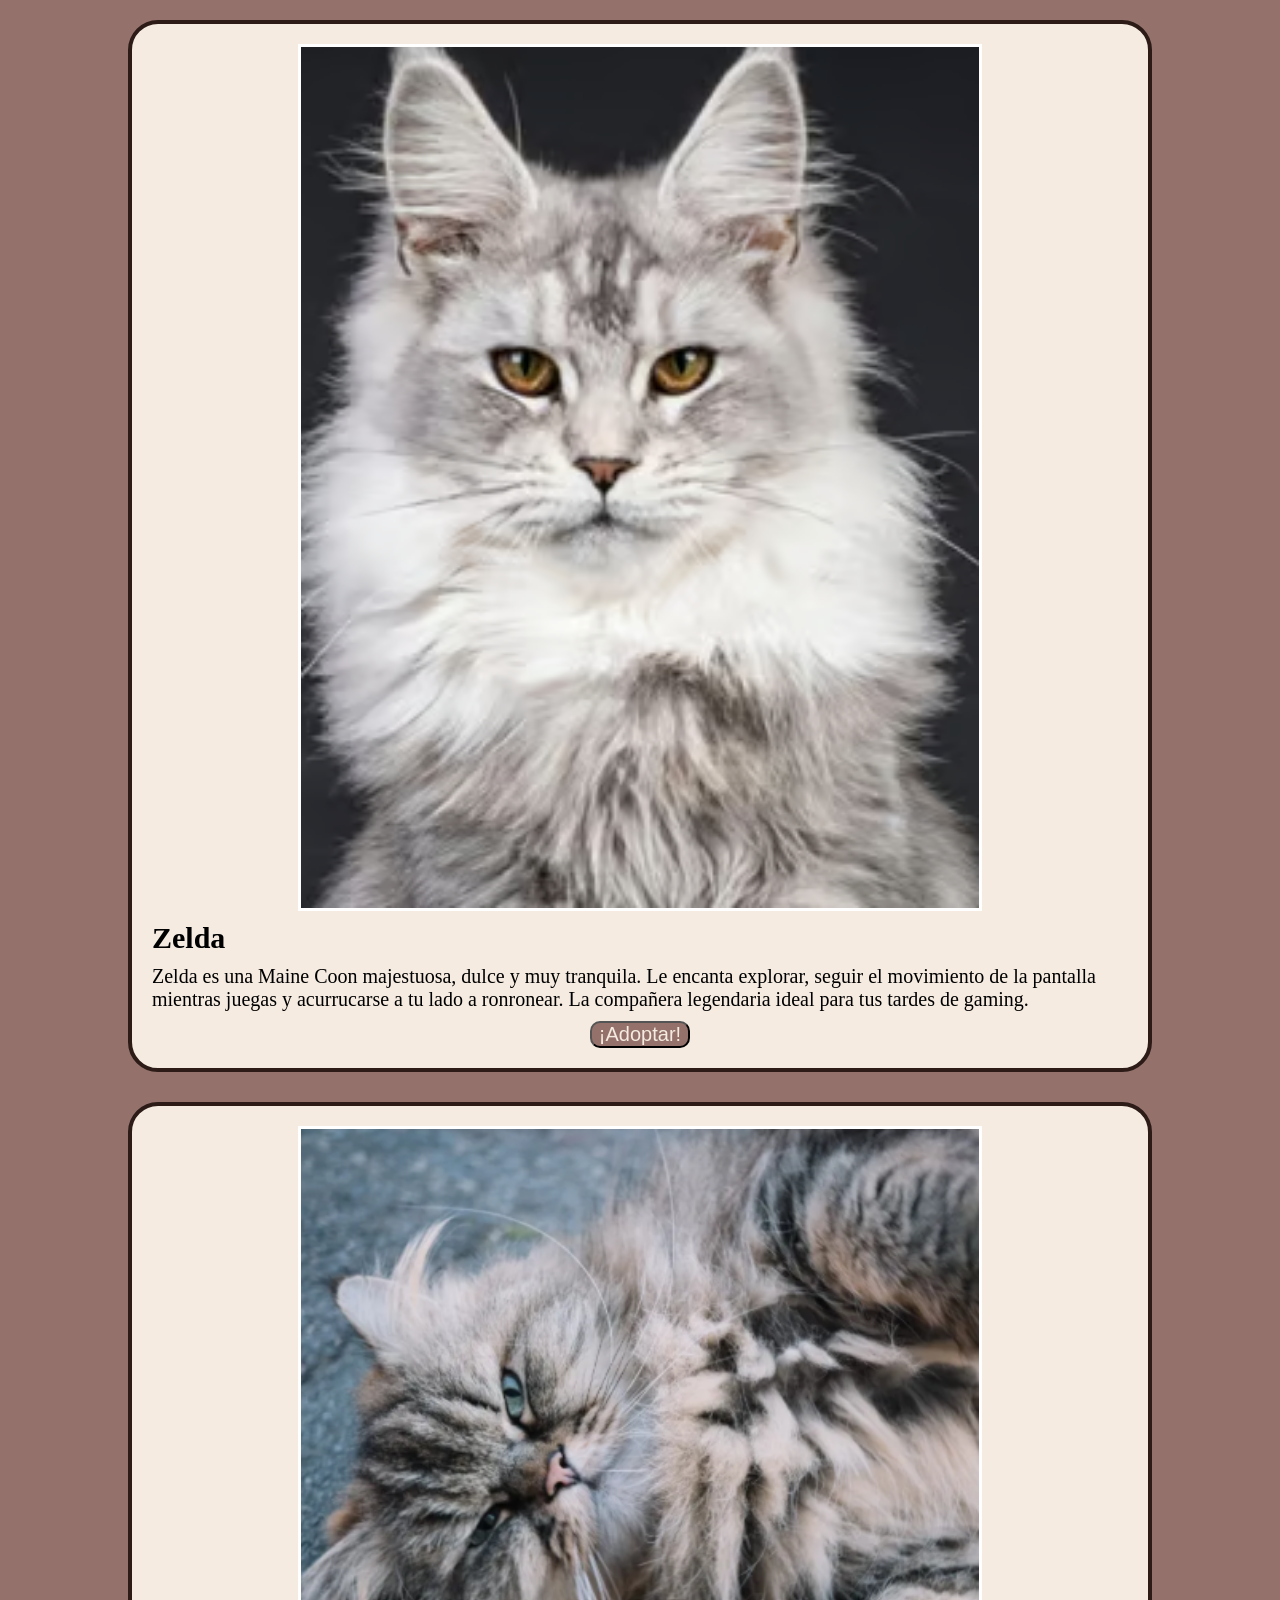
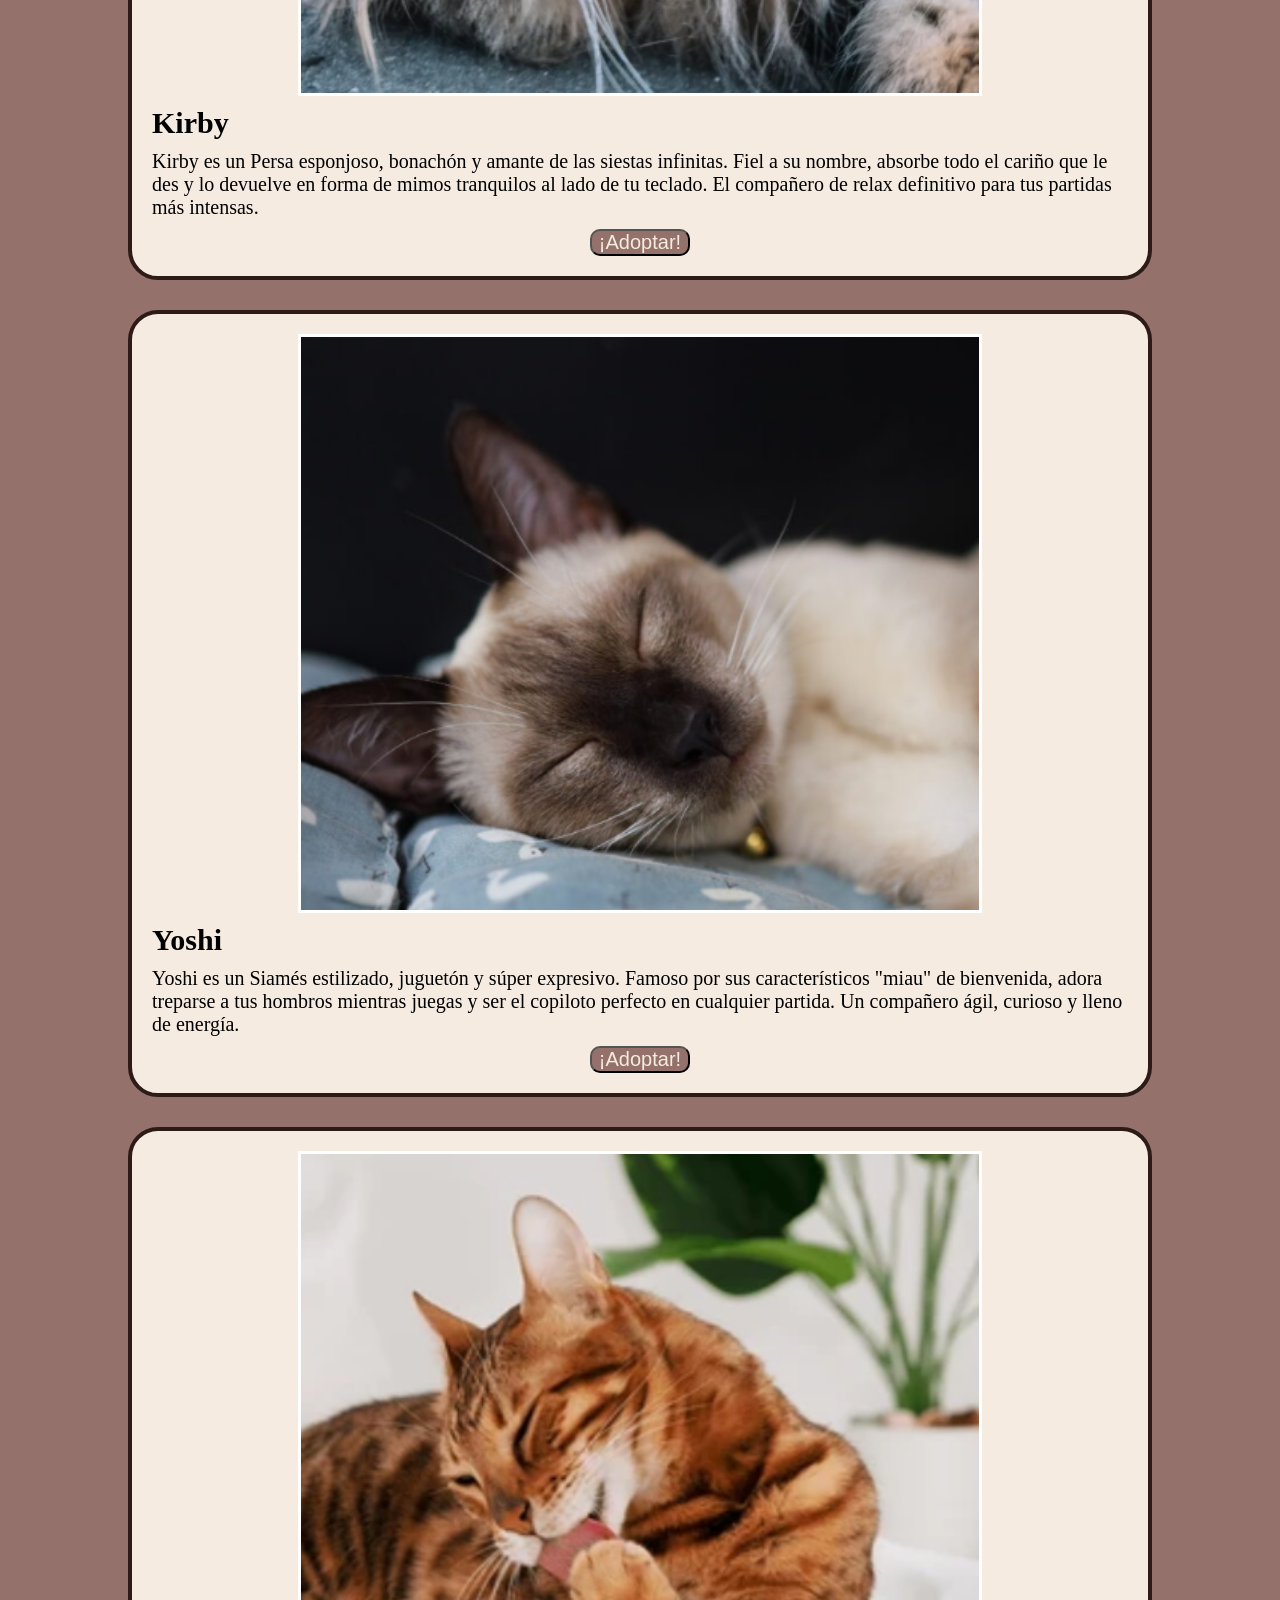
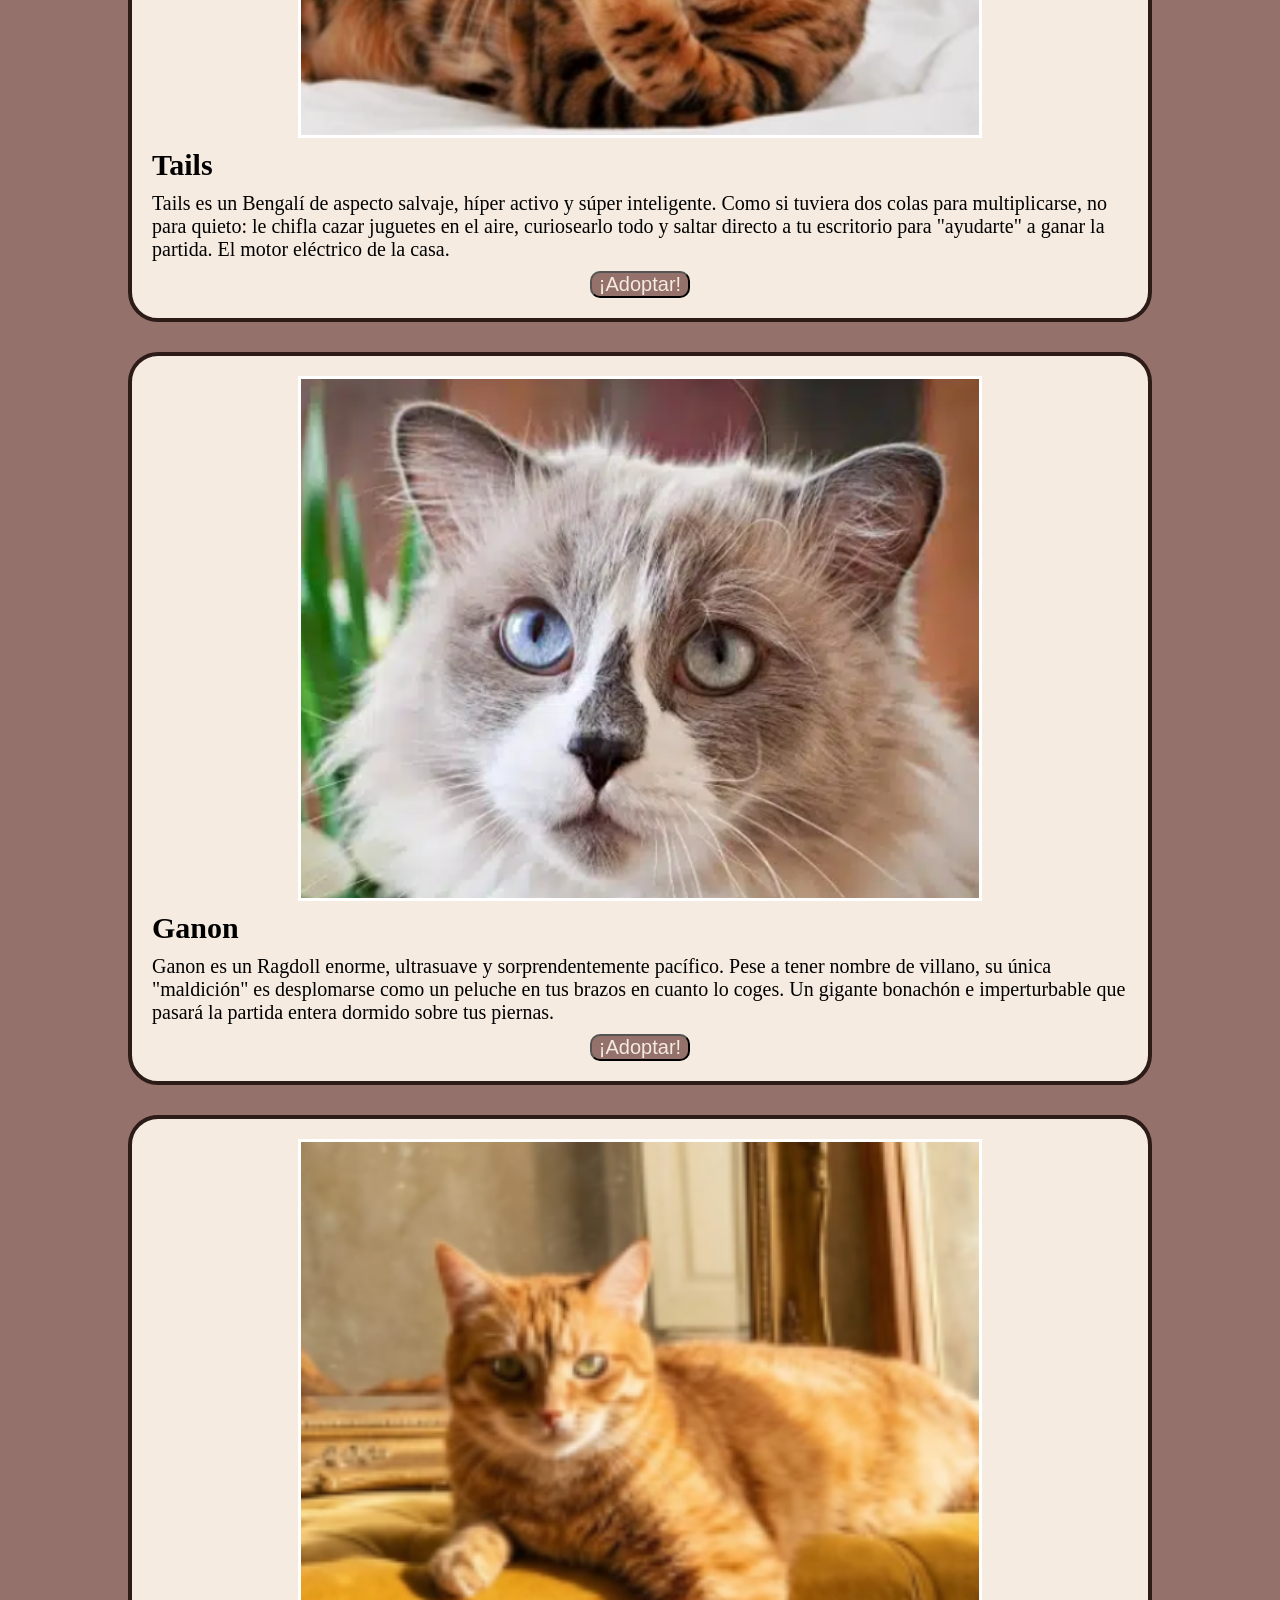
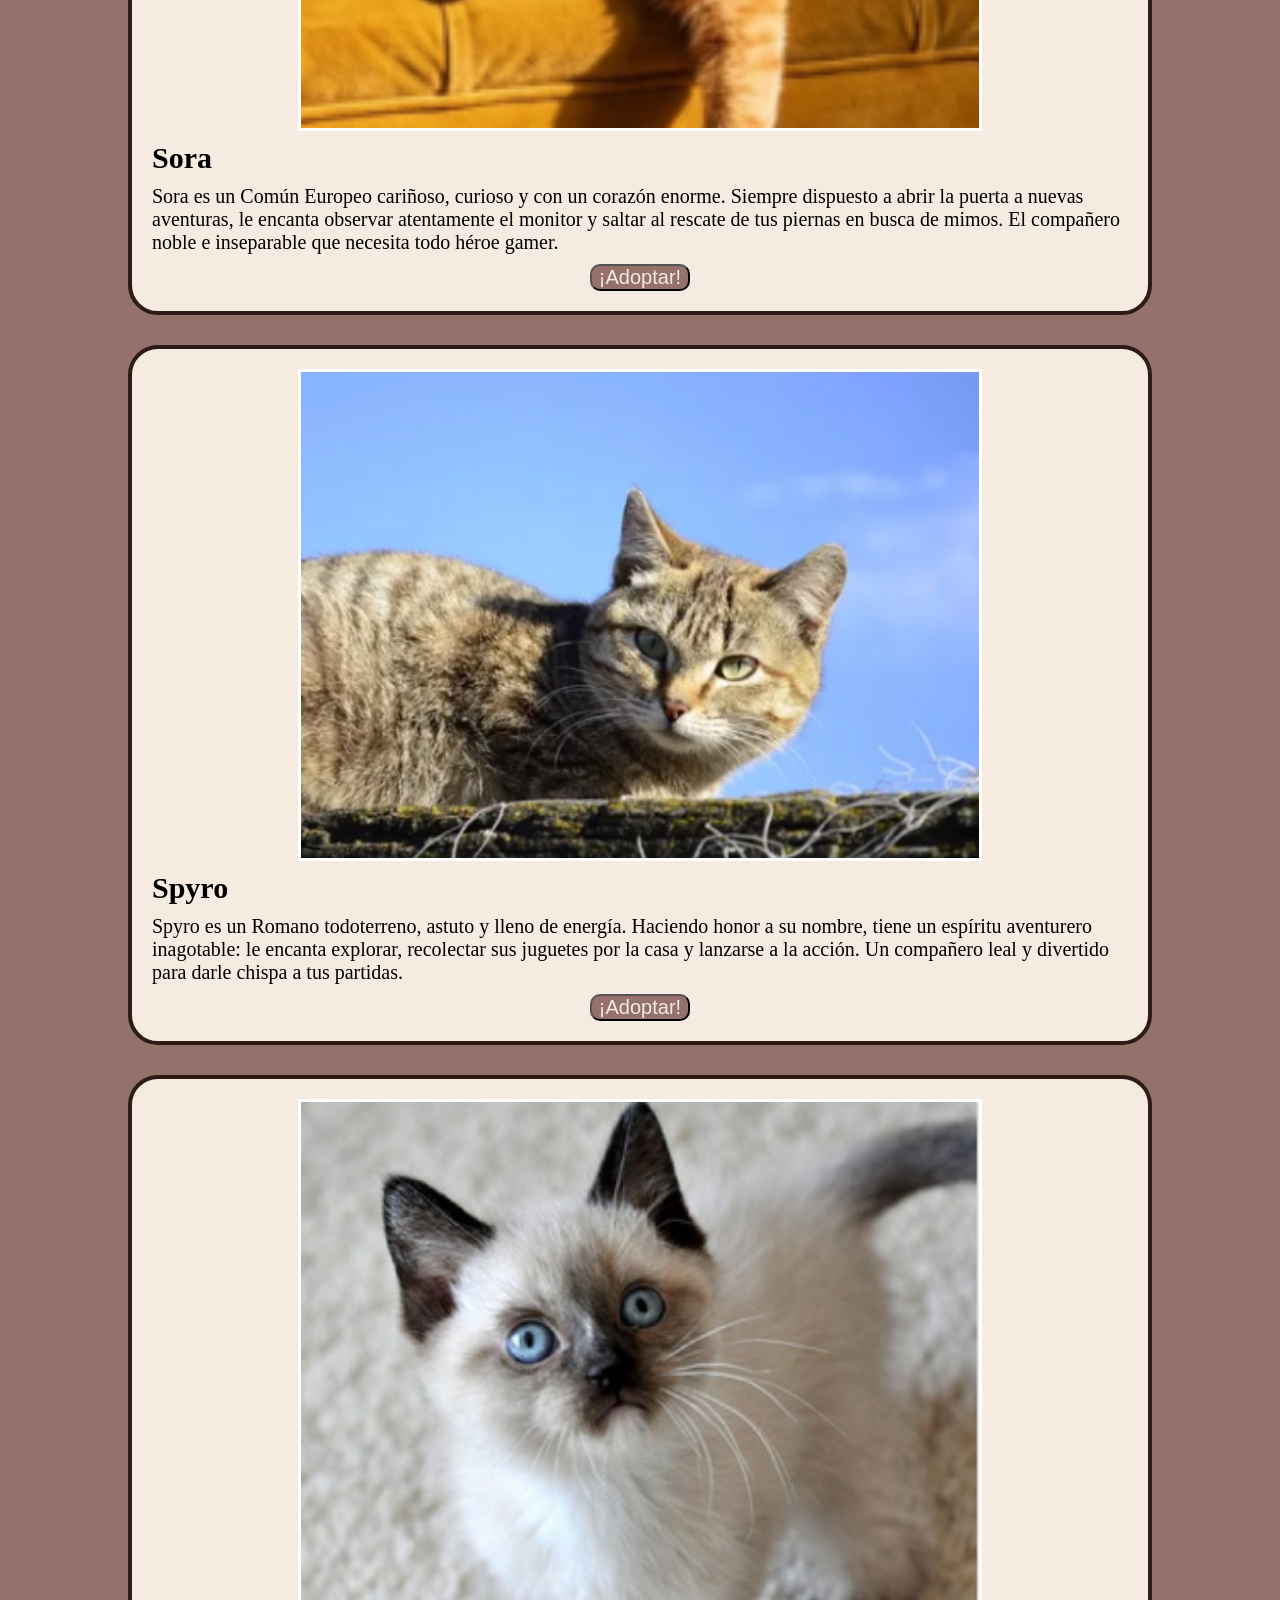
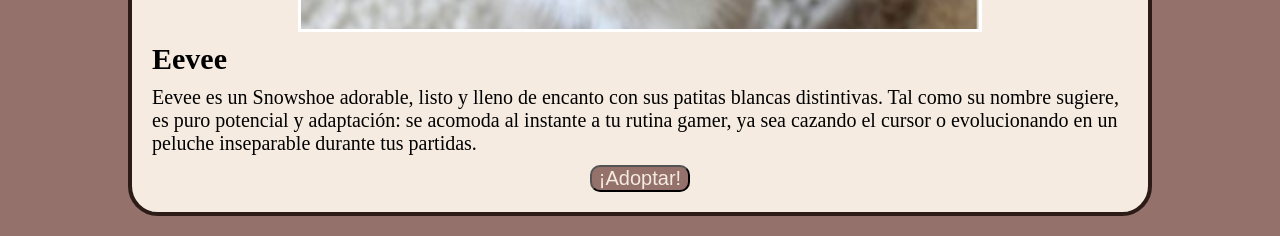
<file: Cat Gamers/adopcion.html>
<!DOCTYPE html>
<html lang="es">
<head>
    <meta charset="UTF-8">
    <meta name="viewport" content="width=device-width, initial-scale=1.0">
    <title>Adopta con Cat Gamers</title>
    <link rel="stylesheet" href="css/adopcion.css">
    <link rel="stylesheet" href="css/responsive.css">
</head>
<body>
    <div class="tarjetas-gatos">
        <div class="maine-coon">
            <img src="assets/img/maine-coon.png" alt="Foto gato maine-coon" class="foto-gato-tarjeta">
            <h2 class="titulo-tarjeta-gato">Zelda</h2>
            <p class="texto-tarjeta-gato">Zelda es una Maine Coon majestuosa, dulce y muy tranquila. Le encanta explorar, 
                seguir el movimiento de la pantalla mientras juegas y acurrucarse a tu lado a 
                ronronear. La compañera legendaria ideal para tus tardes de gaming.</p>
            <button class="boton-adoptar-zelda">¡Adoptar!</button>
        </div>
        <div class="persa">
            <img src="assets/img/persa.png" alt="Foto gato persa" class="foto-gato-tarjeta">
            <h2 class="titulo-tarjeta-gato">Kirby</h2>
            <p class="texto-tarjeta-gato">Kirby es un Persa esponjoso, bonachón y amante de las siestas 
                infinitas. Fiel a su nombre, absorbe todo el cariño que le des y lo devuelve en 
                forma de mimos tranquilos al lado de tu teclado. El compañero de relax 
                definitivo para tus partidas más intensas.</p>
            <button class="boton-adoptar-kirby">¡Adoptar!</button>
        </div>
        <div class="siames">
            <img src="assets/img/siames.png" alt="Foto gato siames" class="foto-gato-tarjeta">
            <h2 class="titulo-tarjeta-gato">Yoshi</h2>
            <p class="texto-tarjeta-gato">Yoshi es un Siamés estilizado, juguetón y súper 
                expresivo. Famoso por sus característicos "miau" de bienvenida, adora treparse a tus 
                hombros mientras juegas y ser el copiloto perfecto en cualquier 
                partida. Un compañero ágil, curioso y lleno de energía.</p>
            <button class="boton-adoptar-yoshi">¡Adoptar!</button>
        </div>
        <div class="bengali">
            <img src="assets/img/bengali.png" alt="Foto gato bangali" class="foto-gato-tarjeta">
            <h2 class="titulo-tarjeta-gato">Tails</h2>
            <p class="texto-tarjeta-gato">Tails es un Bengalí de aspecto salvaje, híper activo y súper inteligente. Como si 
                tuviera dos colas para multiplicarse, no para quieto: le chifla 
                cazar juguetes en el aire, curiosearlo todo y saltar directo a tu escritorio 
                para "ayudarte" a ganar la partida. El motor eléctrico de la casa.</p>
            <button class="boton-adoptar-tails">¡Adoptar!</button>
        </div>
        <div class="ragdoll">
            <img src="assets/img/ragdoll.png" alt="Foto gato ragdoll" class="foto-gato-tarjeta">
            <h2 class="titulo-tarjeta-gato">Ganon</h2>
            <p class="texto-tarjeta-gato">Ganon es un Ragdoll enorme, ultrasuave y sorprendentemente pacífico. 
                Pese a tener nombre de villano, su única "maldición" es desplomarse como 
                un peluche en tus brazos en cuanto lo coges. Un gigante bonachón e 
                imperturbable que pasará la partida entera dormido sobre tus piernas.</p>
            <button class="boton-adoptar-ganon">¡Adoptar!</button>
        </div>
        <div class="comun">
            <img src="assets/img/comun.png" alt="Foto gato común" class="foto-gato-tarjeta">
            <h2 class="titulo-tarjeta-gato">Sora</h2>
            <p class="texto-tarjeta-gato">Sora es un Común Europeo cariñoso, curioso y con un corazón enorme. 
                Siempre dispuesto a abrir la puerta a nuevas aventuras, le 
                encanta observar atentamente el monitor y saltar al rescate de tus 
                piernas en busca de mimos. El compañero noble e inseparable que necesita 
                todo héroe gamer.</p>
            <button class="boton-adoptar-sora">¡Adoptar!</button>
        </div>
        <div class="romano">
            <img src="assets/img/romano.png" alt="Foto gato romano" class="foto-gato-tarjeta">
            <h2 class="titulo-tarjeta-gato">Spyro</h2>
            <p class="texto-tarjeta-gato">Spyro es un Romano todoterreno, astuto y lleno de energía. 
                Haciendo honor a su nombre, tiene un espíritu aventurero inagotable: le 
                encanta explorar, recolectar sus juguetes por la casa y lanzarse a la 
                acción. Un compañero leal y divertido para darle chispa a tus partidas.</p>
            <button class="boton-adoptar-spyro">¡Adoptar!</button>
        </div>
        <div class="snowshoe">
            <img src="assets/img/snowshoe.png" alt="Foto gato snowshoe" class="foto-gato-tarjeta">
            <h2 class="titulo-tarjeta-gato">Eevee</h2>
            <p class="texto-tarjeta-gato">Eevee es un Snowshoe adorable, listo y 
                lleno de encanto con sus patitas blancas distintivas. Tal como su 
                nombre sugiere, es puro potencial y adaptación: se acomoda al instante a 
                tu rutina gamer, ya sea cazando el cursor o evolucionando en un peluche 
                inseparable durante tus partidas.</p>
            <button class="boton-adoptar-eevee">¡Adoptar!</button>
        </div>
    </div>
</body>
</html>
</file>
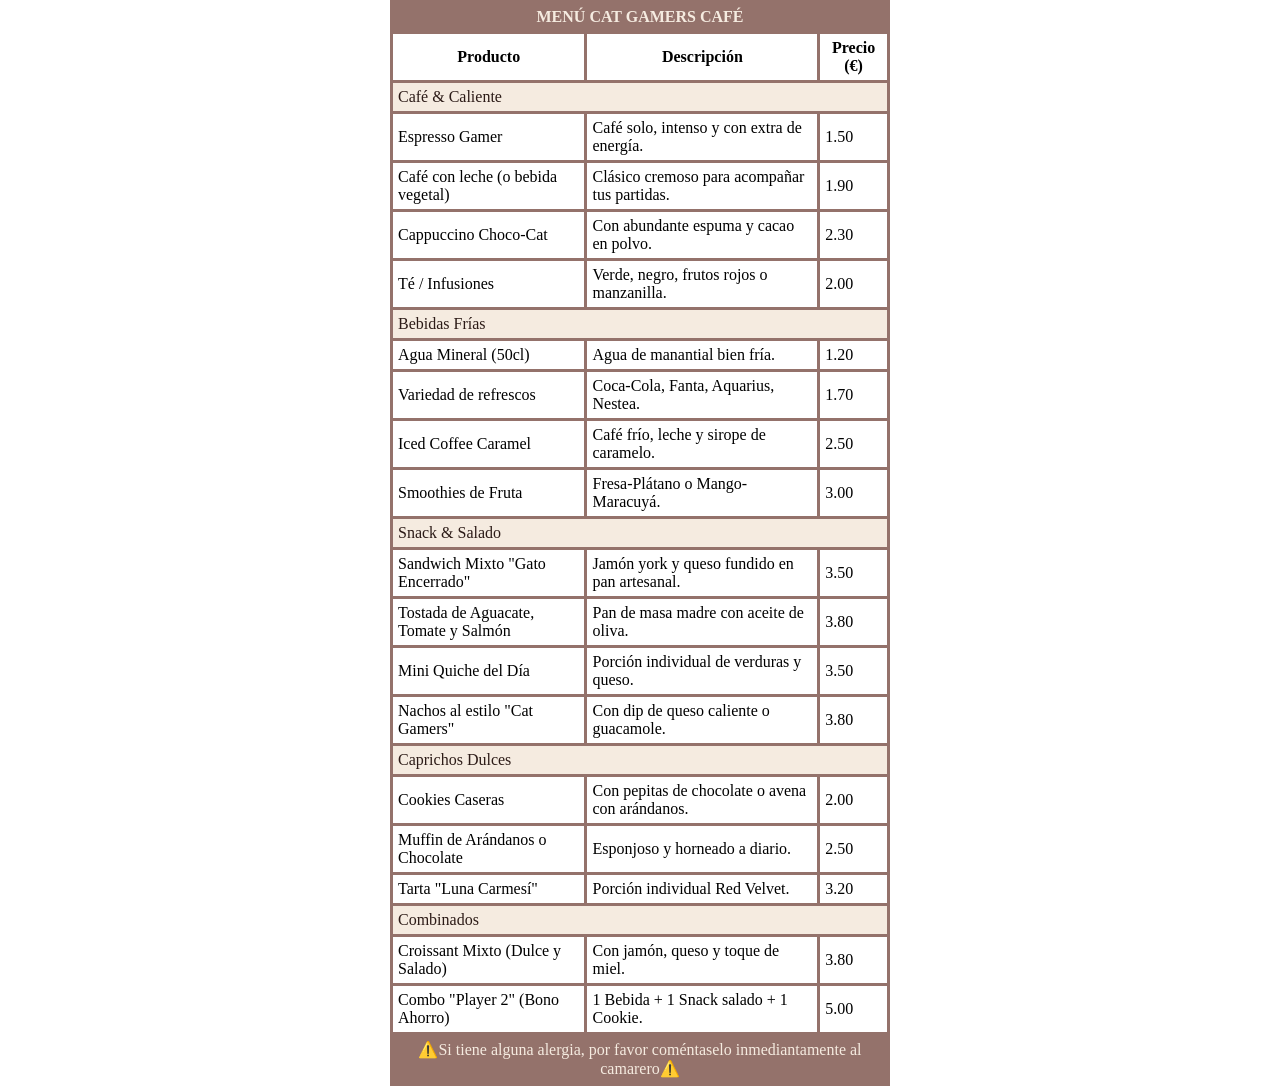
<file: Cat Gamers/carta.html>
<!DOCTYPE html>
<html lang="es">
<head>
    <meta charset="UTF-8">
    <meta name="viewport" content="width=device-width, initial-scale=1.0">
    <link rel="stylesheet" href="css/carta.css">
    <title>Carta</title>
</head>
<body>
<table class="tabla-carta">
    <thead>
        <tr>
            <th colspan="3" class="titulo-menu">MENÚ CAT GAMERS CAFÉ</th>
        </tr>
        <tr class="cabecera-columnas">
            <th>Producto</th>
            <th>Descripción</th>
            <th>Precio (€)</th>
        </tr>
    </thead>
    <tbody>
        <!-- BEBIDAS CALIENTES -->
        <tr class="fila-categoria">
            <td colspan="3">Café & Caliente</td>
        </tr>
        <tr>
            <td>Espresso Gamer</td>
            <td>Café solo, intenso y con extra de energía.</td>
            <td class="precio">1.50</td>
        </tr>
        <tr>
            <td>Café con leche (o bebida vegetal)</td>
            <td>Clásico cremoso para acompañar tus partidas.</td>
            <td class="precio">1.90</td>
        </tr>
        <tr>
            <td>Cappuccino Choco-Cat</td>
            <td>Con abundante espuma y cacao en polvo.</td>
            <td class="precio">2.30</td>
        </tr>
        <tr>
            <td>Té / Infusiones</td>
            <td>Verde, negro, frutos rojos o manzanilla.</td>
            <td class="precio">2.00</td>
        </tr>

        <!-- BEBIDAS FRÍAS -->
        <tr class="fila-categoria">
            <td colspan="3">Bebidas Frías</td>
        </tr>
        <tr>
            <td>Agua Mineral (50cl)</td>
            <td>Agua de manantial bien fría.</td>
            <td class="precio">1.20</td>
        </tr>
        <tr>
            <td>Variedad de refrescos</td>
            <td>Coca-Cola, Fanta, Aquarius, Nestea.</td>
            <td class="precio">1.70</td>
        </tr>
        <tr>
            <td>Iced Coffee Caramel</td>
            <td>Café frío, leche y sirope de caramelo.</td>
            <td class="precio">2.50</td>
        </tr>
        <tr>
            <td>Smoothies de Fruta</td>
            <td>Fresa-Plátano o Mango-Maracuyá.</td>
            <td class="precio">3.00</td>
        </tr>

        <!-- SNACKS & SALADO -->
        <tr class="fila-categoria">
            <td colspan="3">Snack & Salado</td>
        </tr>
        <tr>
            <td>Sandwich Mixto "Gato Encerrado"</td>
            <td>Jamón york y queso fundido en pan artesanal.</td>
            <td class="precio">3.50</td>
        </tr>
        <tr>
            <td>Tostada de Aguacate, Tomate y Salmón</td>
            <td>Pan de masa madre con aceite de oliva.</td>
            <td class="precio">3.80</td>
        </tr>
        <tr>
            <td>Mini Quiche del Día</td>
            <td>Porción individual de verduras y queso.</td>
            <td class="precio">3.50</td>
        </tr>
        <tr>
            <td>Nachos al estilo "Cat Gamers"</td>
            <td>Con dip de queso caliente o guacamole.</td>
            <td class="precio">3.80</td>
        </tr>

        <!-- DULCES -->
        <tr class="fila-categoria">
            <td colspan="3">Caprichos Dulces</td>
        </tr>
        <tr>
            <td>Cookies Caseras</td>
            <td>Con pepitas de chocolate o avena con arándanos.</td>
            <td class="precio">2.00</td>
        </tr>
        <tr>
            <td>Muffin de Arándanos o Chocolate</td>
            <td>Esponjoso y horneado a diario.</td>
            <td class="precio">2.50</td>
        </tr>
        <tr>
            <td>Tarta "Luna Carmesí"</td>
            <td>Porción individual Red Velvet.</td>
            <td class="precio">3.20</td>
        </tr>

        <!-- COMBINADOS -->
        <tr class="fila-categoria">
            <td colspan="3">Combinados</td>
        </tr>
        <tr>
            <td>Croissant Mixto (Dulce y Salado)</td>
            <td>Con jamón, queso y toque de miel.</td>
            <td class="precio">3.80</td>
        </tr>
        <tr>
            <td>Combo "Player 2" (Bono Ahorro)</td>
            <td>1 Bebida + 1 Snack salado + 1 Cookie.</td>
            <td class="precio">5.00</td>
        </tr>
    </tbody>
    <tfoot class="footer-tabla">
        <tr>
            <td colspan="3">⚠️Si tiene alguna alergia, por favor 
                    coméntaselo inmediantamente al camarero⚠️</td>
        </tr>
    </tfoot>
</table>

</body>
</html>
</file>
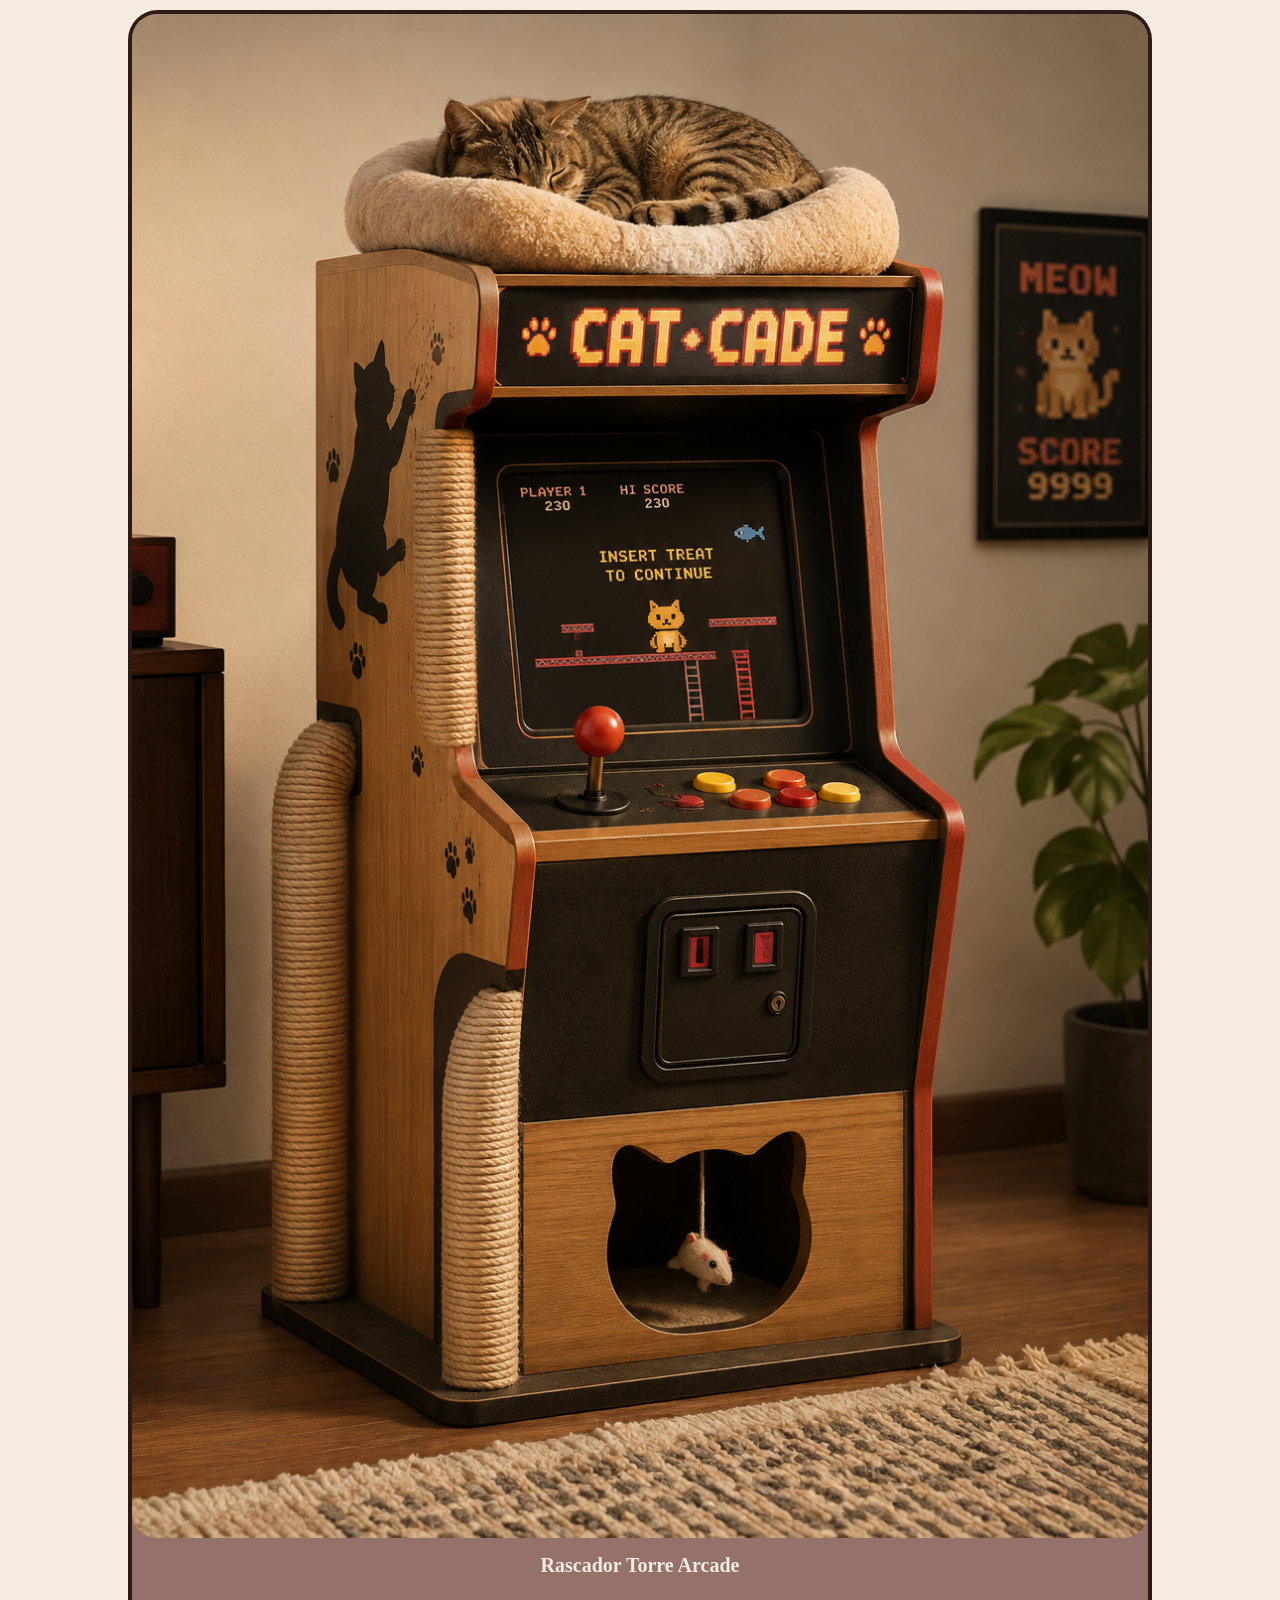
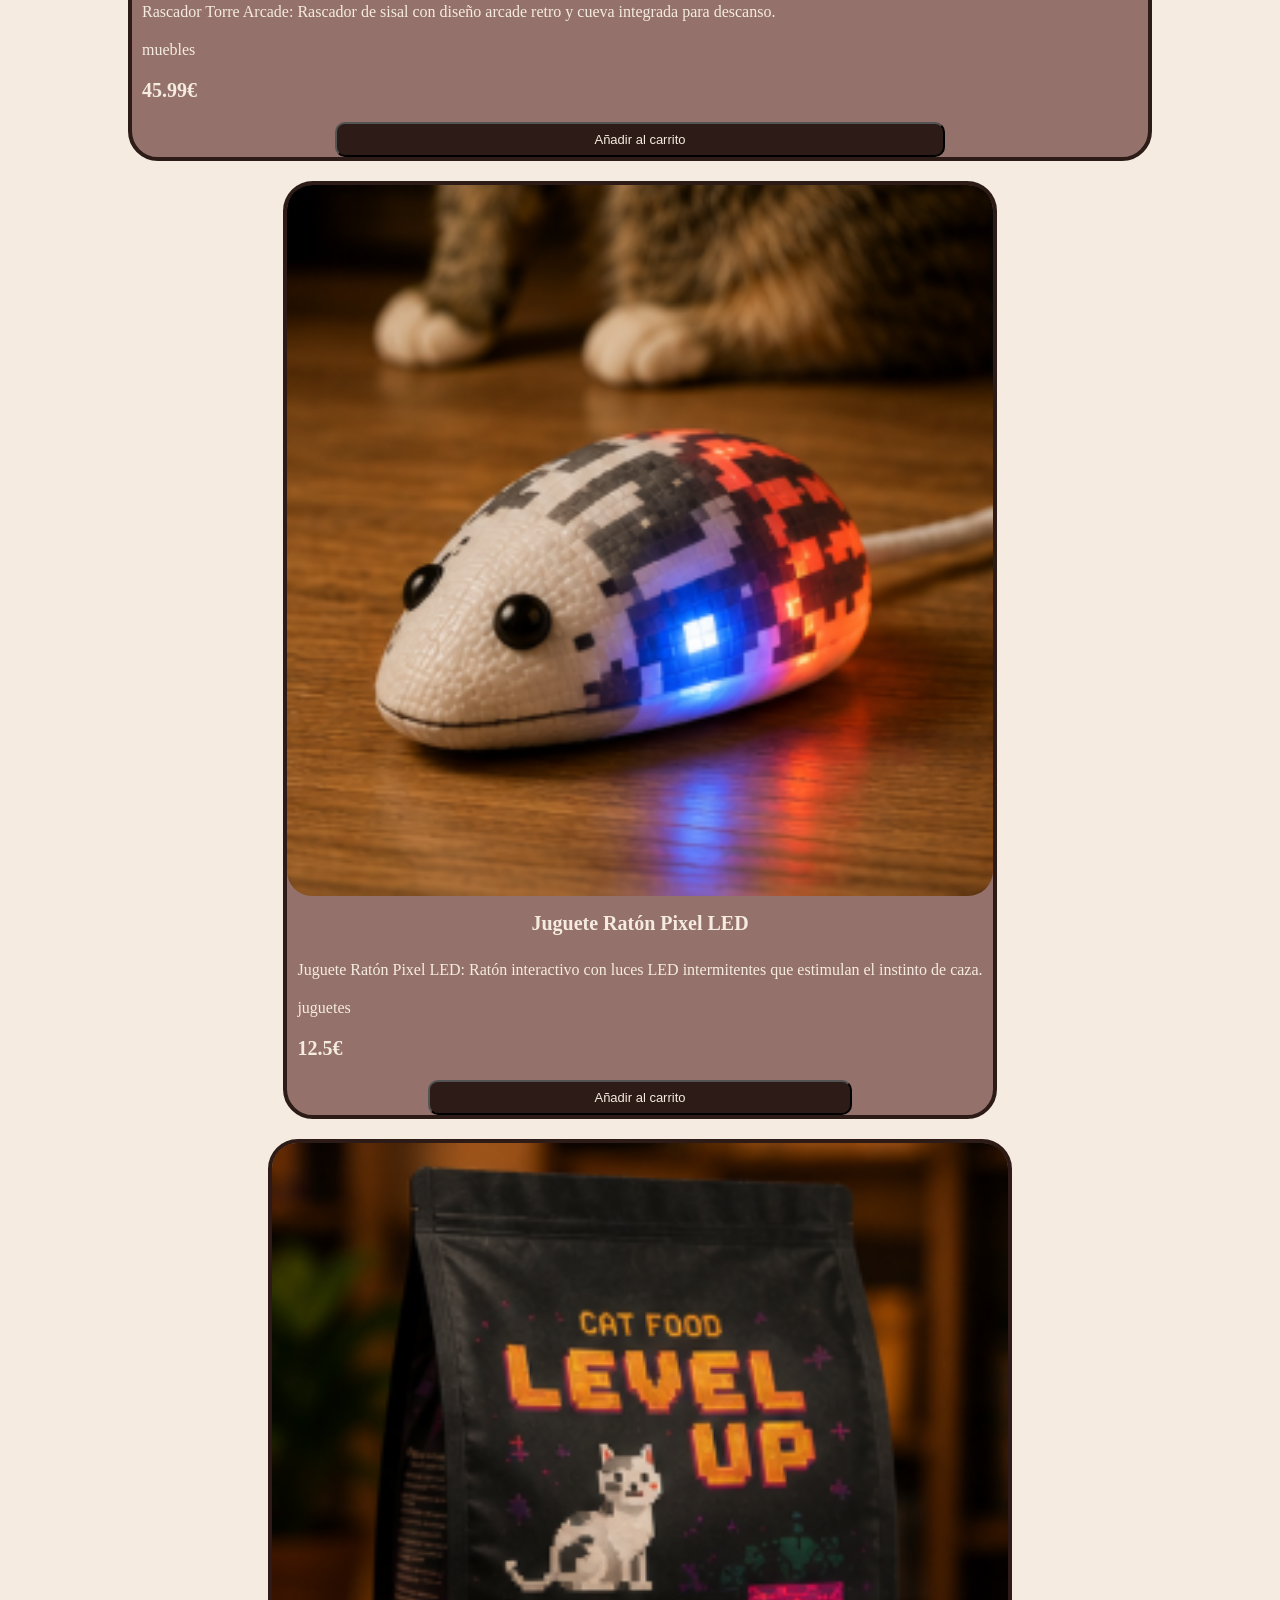
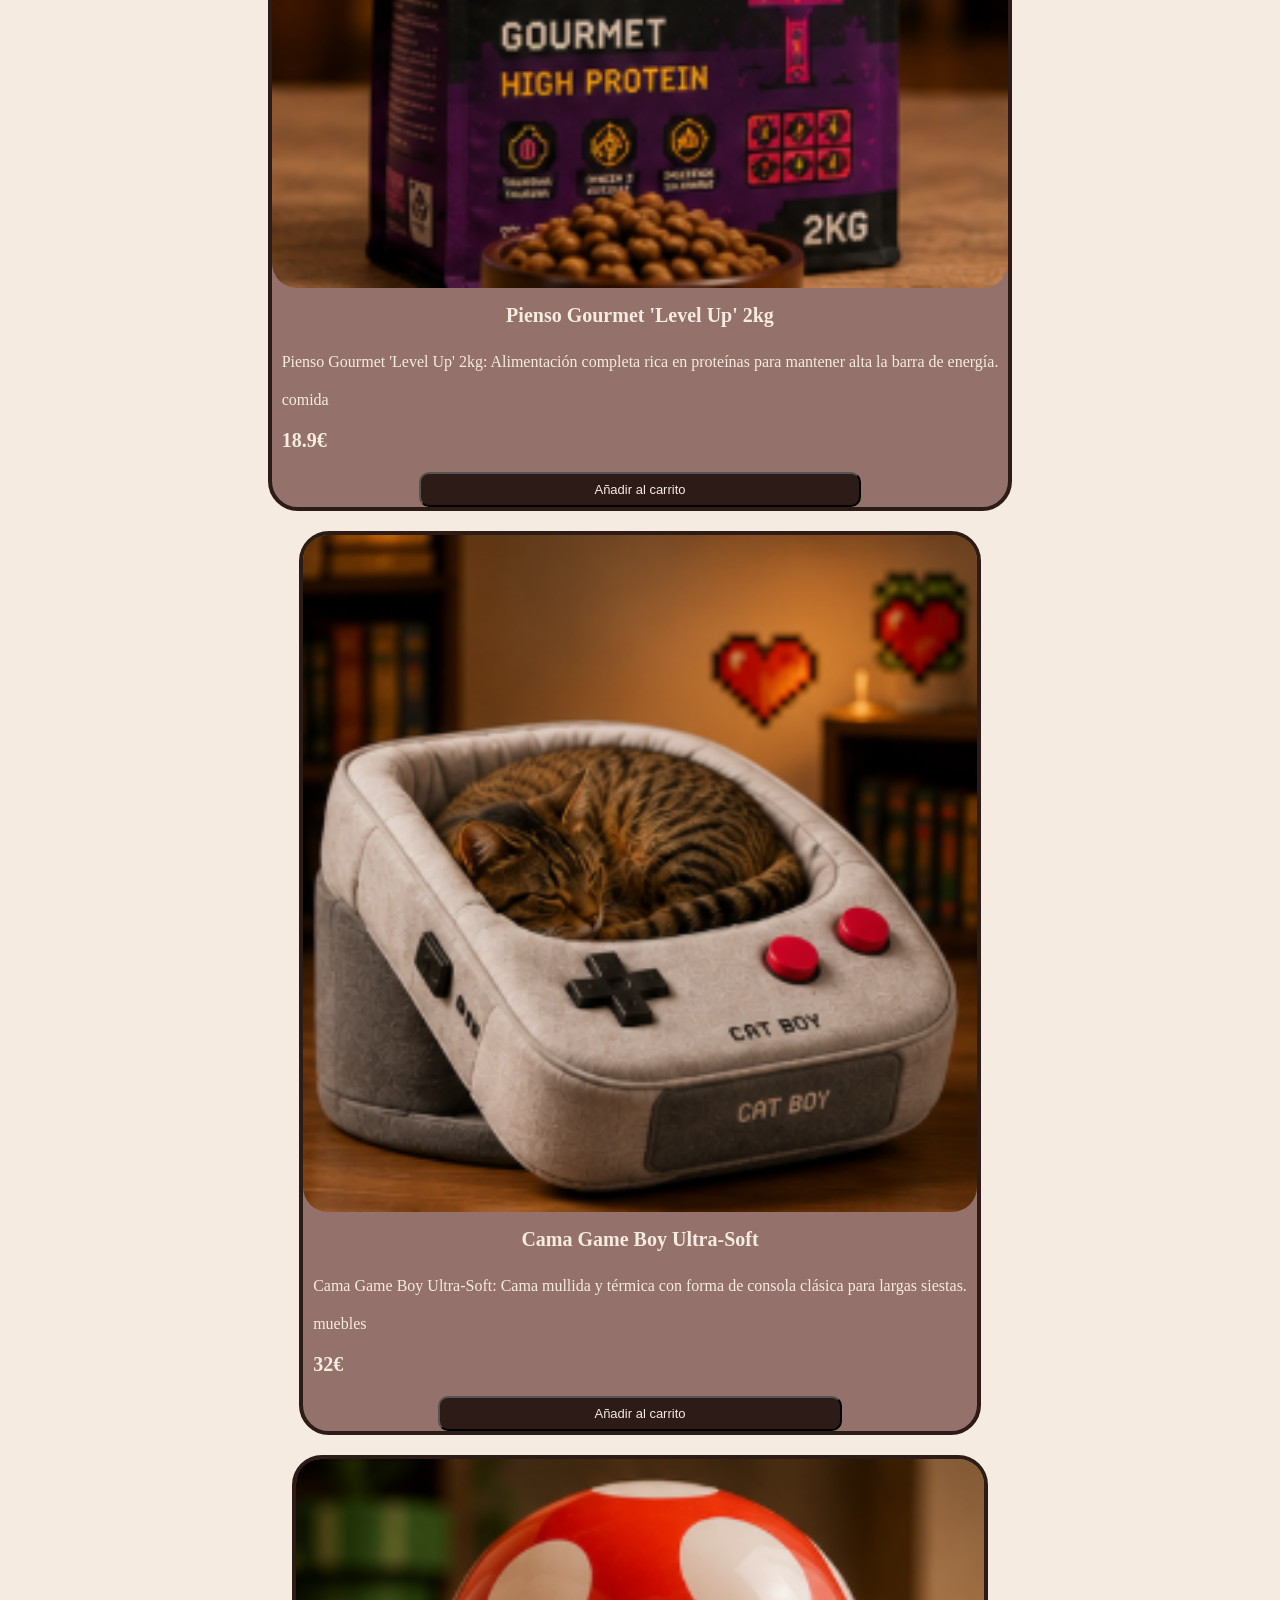
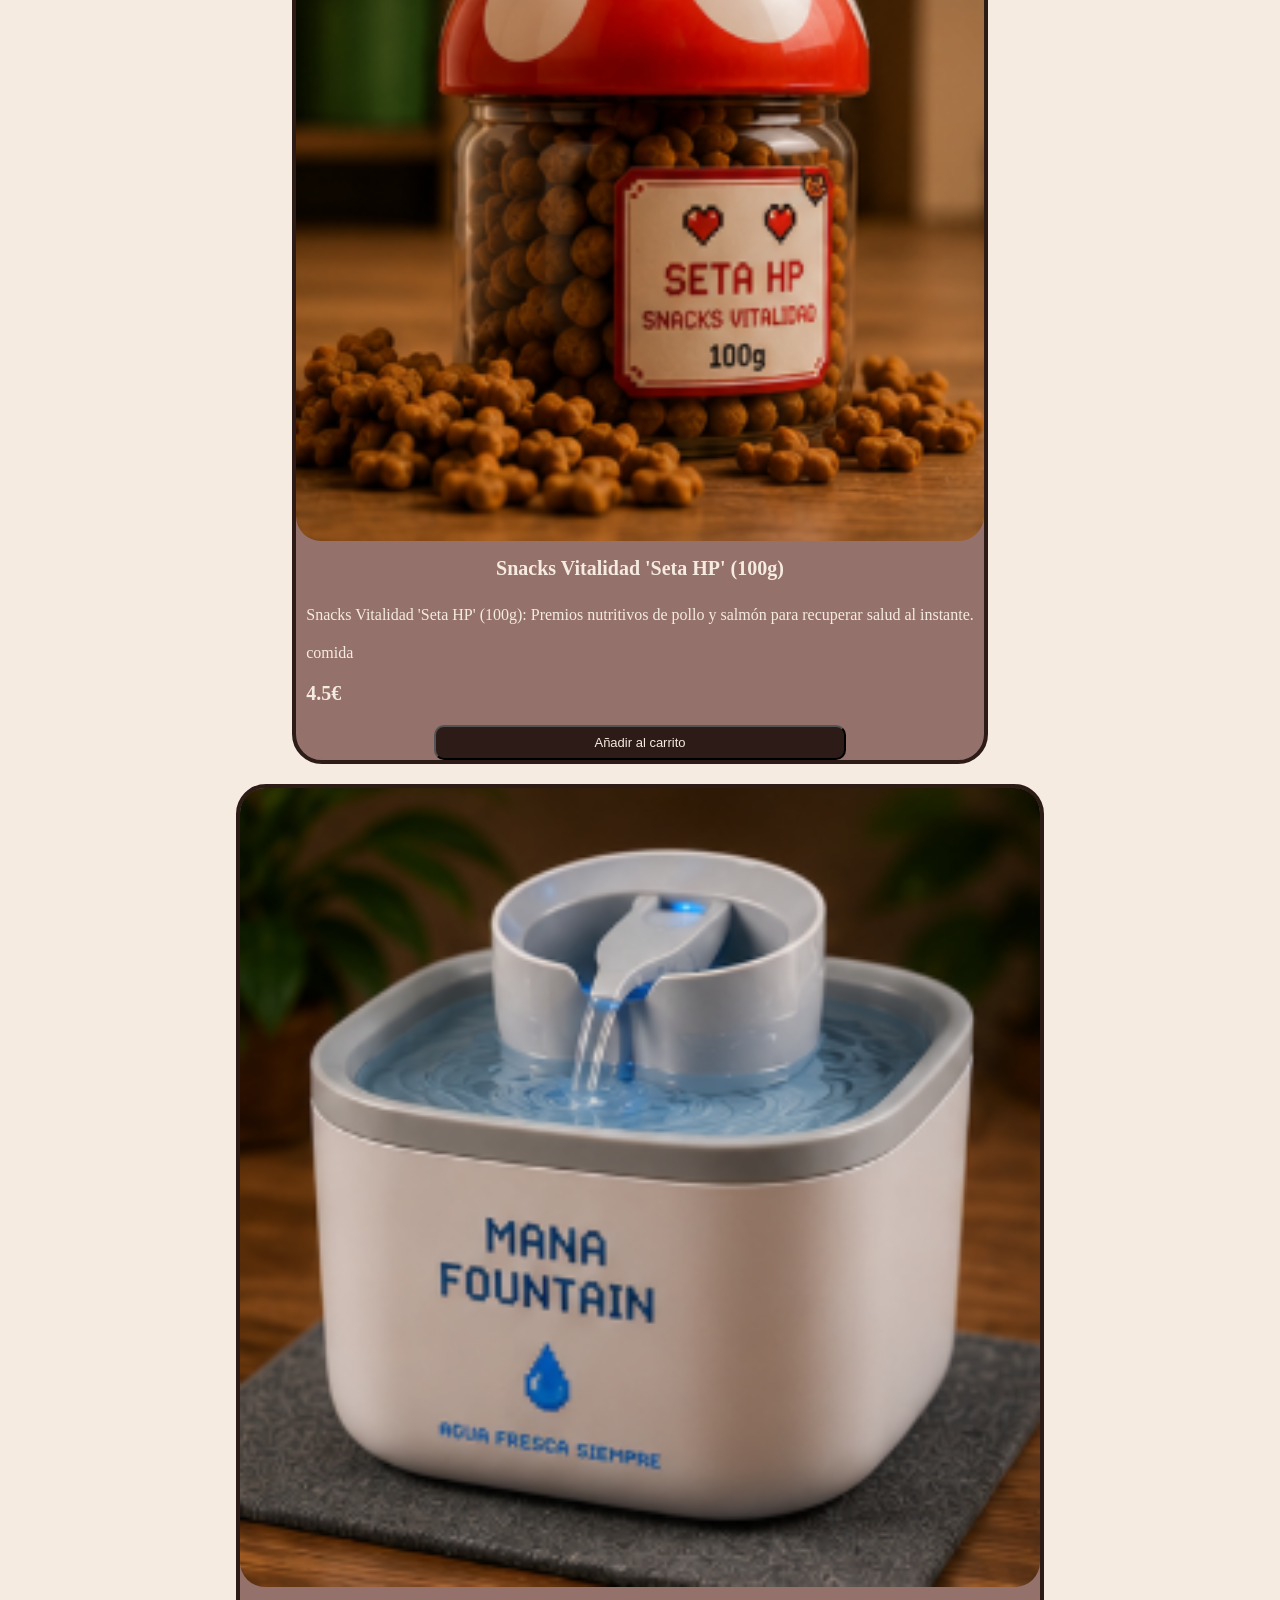
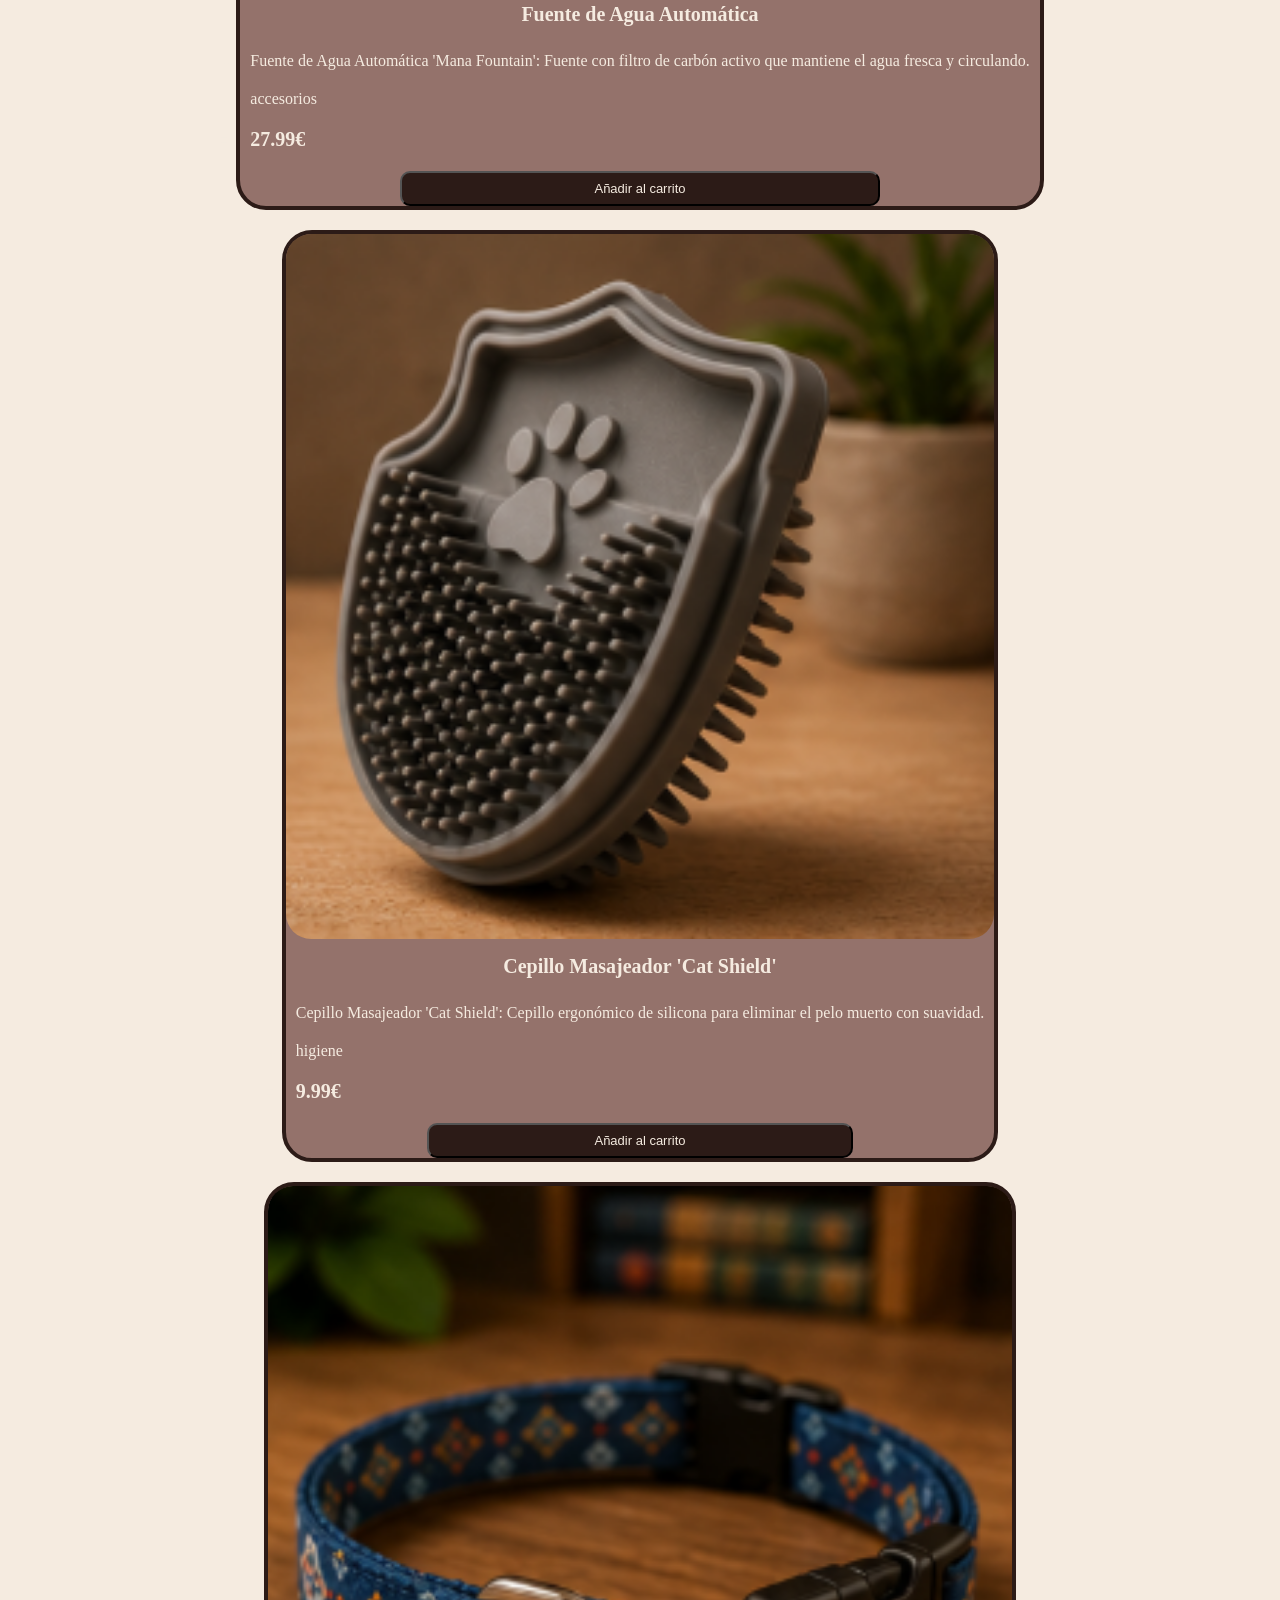
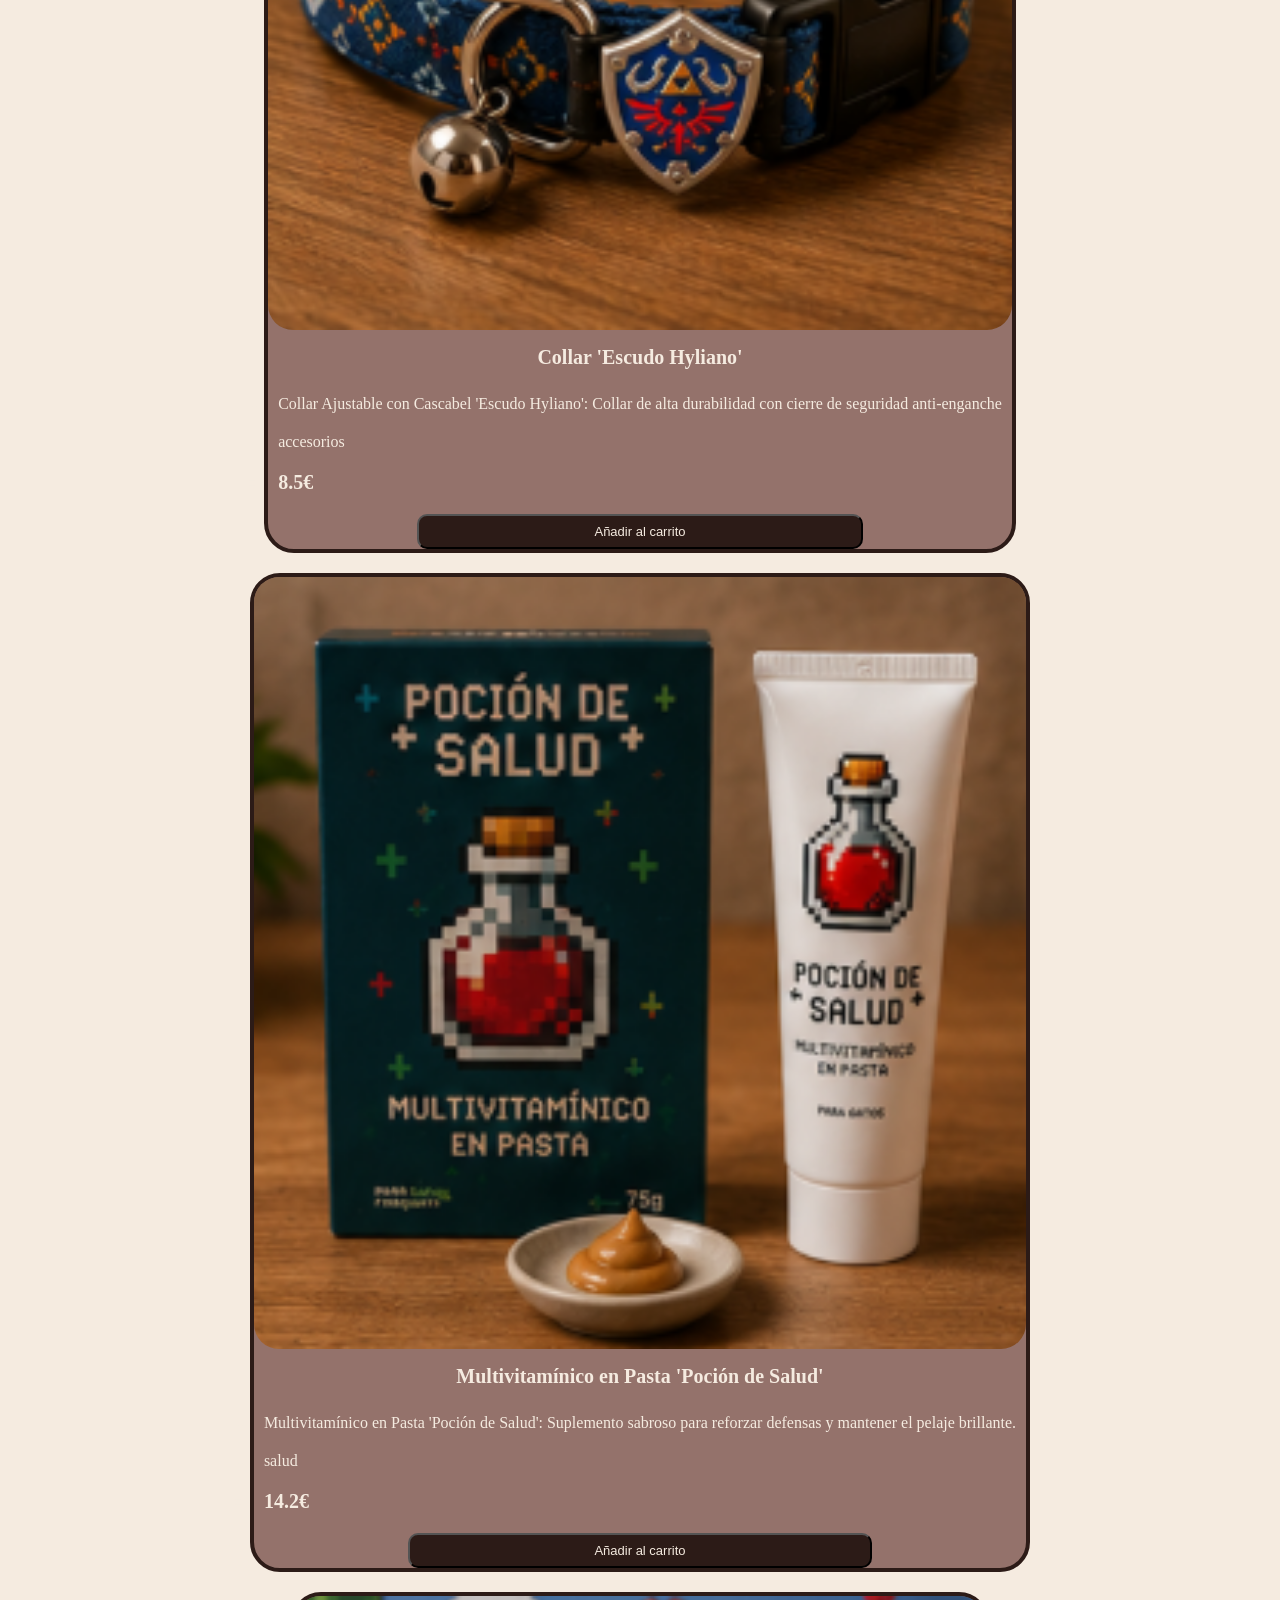
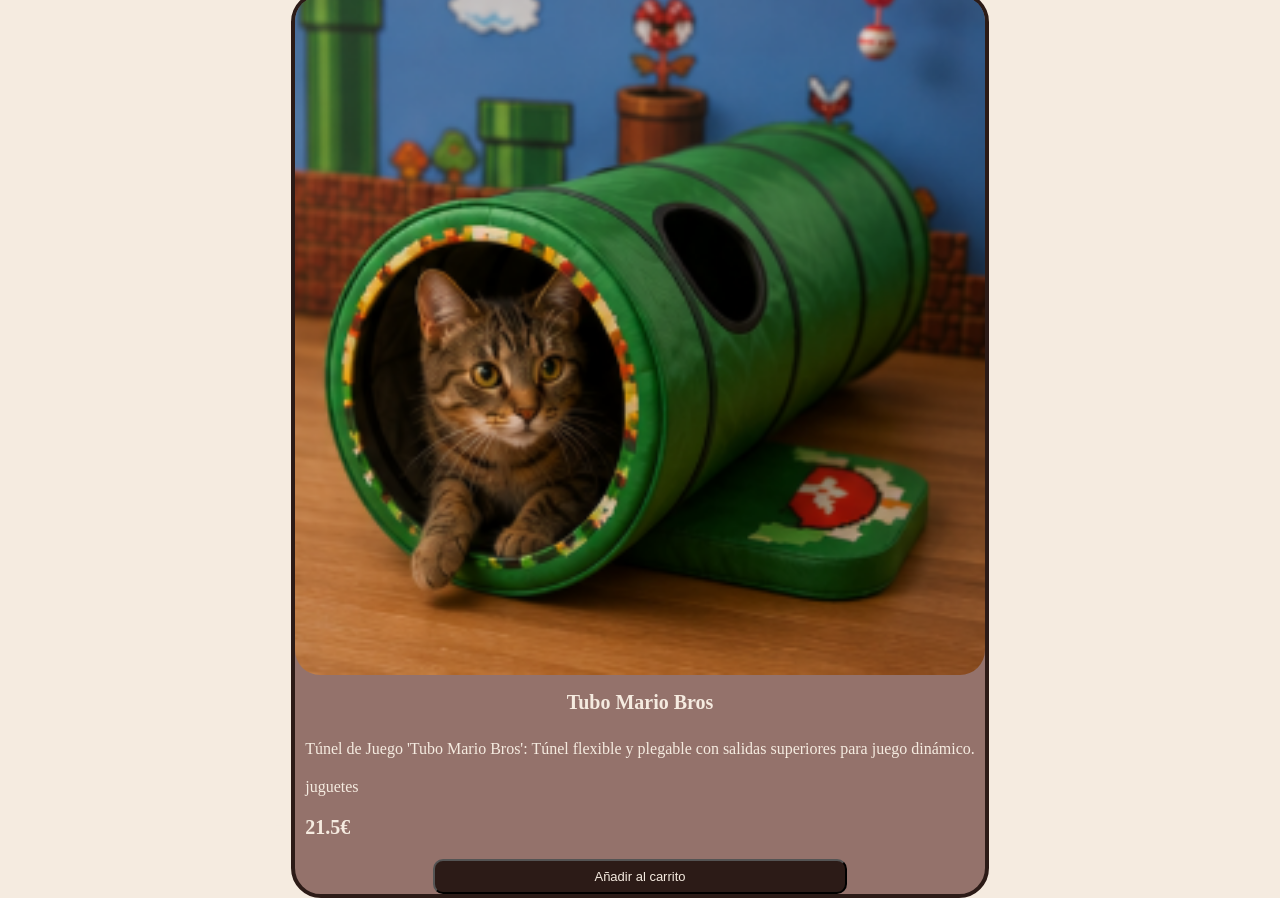
<file: Cat Gamers/tienda.html>
<!DOCTYPE html>
<html lang="es">
<head>
    <meta charset="UTF-8">
    <meta name="viewport" content="width=device-width, initial-scale=1.0">
    <title>Tienda</title>
    <link rel="stylesheet" href="css/tienda.css">
</head>
<body>
    <div class="main-container" id="contenedor-main">

    </div>
    <script src="js/tienda.js"></script>
</body>
</html>
</file>
<file: Cat Gamers/css/adopcion.css>
:root {
    --color-fondo-principal: #F5EBE0;
    --color-texto-fondo: #2C1B17;
    --color-borde-hamburguesa: #94726b;
    --color-texto-fondo-rgb: 44, 27, 23;
    --color-primario: #E76F51;
    --color-secundario: #2A9D8F;
    --color-tarjetas-contenedores: #FFFFFF;
    --color-fondo-gradiante: rgba(143, 95, 59, 1);
    --color-fondo-gradiante-dorado: rgba(254, 208, 127, 1);
}
* {
    box-sizing: border-box;
    margin: 0;
    padding: 0;
}
body {
    background-color: var(--color-borde-hamburguesa);
}
.tarjetas-gatos {
    display: flex;
    flex-direction: column;
    justify-content: center;
    align-self: center;
    margin: auto;

    gap: 10px;
    width: 80%;
    font-size: 20px;
}
.foto-gato-tarjeta {
    width: 70%;
    border: 3px solid #FFFFFF;
    margin-left: 15%;
}
.tarjetas-gatos button {
    display: flex;
    justify-content: center;
    align-items: center;
    width: 100px;
    margin: auto;
    font-size: 20px;
    background-color: var(--color-borde-hamburguesa);
    color: var(--color-fondo-principal);
    border-radius: 10px;
    cursor: pointer;
}
.maine-coon {
    display: flex;
    flex-direction: column;
    justify-content: center;
    text-align: left;
    align-self: center;
    border: 4px solid var(--color-texto-fondo);
    border-radius: 30px;
    padding: 20px;
    margin-top: 20px;
    background-color: var(--color-fondo-principal);
    gap: 10px;
}
.persa {
    display: flex;
    flex-direction: column;
    justify-content: center;
    text-align: left;
    align-self: center;
    border: 4px solid var(--color-texto-fondo);
    border-radius: 30px;
    padding: 20px;
    margin-top: 20px;
    background-color: var(--color-fondo-principal);
    gap: 10px;
}
.siames {
    display: flex;
    flex-direction: column;
    justify-content: center;
    text-align: left;
    align-self: center;
    border: 4px solid var(--color-texto-fondo);
    border-radius: 30px;
    padding: 20px;
    margin-top: 20px;
    background-color: var(--color-fondo-principal);
    gap: 10px;
}
.bengali {
    display: flex;
    flex-direction: column;
    justify-content: center;
    text-align: left;
    align-self: center;
    border: 4px solid var(--color-texto-fondo);
    border-radius: 30px;
    padding: 20px;
    margin-top: 20px;
    background-color: var(--color-fondo-principal);
    gap: 10px;
}
.ragdoll {
    display: flex;
    flex-direction: column;
    justify-content: center;
    text-align: left;
    align-self: center;
    border: 4px solid var(--color-texto-fondo);
    border-radius: 30px;
    padding: 20px;
    margin-top: 20px;
    background-color: var(--color-fondo-principal);
    gap: 10px;
}
.comun {
    display: flex;
    flex-direction: column;
    justify-content: center;
    text-align: left;
    align-self: center;
    border: 4px solid var(--color-texto-fondo);
    border-radius: 30px;
    padding: 20px;
    margin-top: 20px;
    background-color: var(--color-fondo-principal);
    gap: 10px;
}
.romano {
    display: flex;
    flex-direction: column;
    justify-content: center;
    text-align: left;
    align-self: center;
    border: 4px solid var(--color-texto-fondo);
    border-radius: 30px;
    padding: 20px;
    margin-top: 20px;
    background-color: var(--color-fondo-principal);
    gap: 10px;
}
.snowshoe {
    display: flex;
    flex-direction: column;
    justify-content: center;
    text-align: left;
    align-self: center;
    border: 4px solid var(--color-texto-fondo);
    border-radius: 30px;
    padding: 20px;
    margin-top: 20px;
    background-color: var(--color-fondo-principal);
    gap: 10px;
    margin-bottom: 20px;
}
</file>
<file: Cat Gamers/css/responsive.css>
/* Tablets y pantallas pequeñas (portátiles pequeños) */
@media (min-width: 768px) {
  header {
    position: static;
  }
  .inicio-menu-navegacion {
    display: flex;
    flex-direction: row;
    align-items: center;
    height: 100%;
    width: 100%;
  }
  .parte-central-nav {
    display: flex;
    flex-direction: column;
    justify-content: space-around;
    gap: 3rem;
    padding-bottom: 1rem;
  }
  .mensaje-menu {
    display: flex;
    justify-content: center;
    align-items: start;
    font-size: 25px;
  }
  .menu-hamburguesa {
    display: none;
  }
  .secciones-menu,
  .secciones-menu-activado {
    display: flex;
    position: static;
    background: transparent;
    border: none;
    flex-direction: row;
    justify-content: space-around;
    align-items: flex-end;
    list-style: none;
    height: auto;
    width: auto;
    font-size: 17px;
    gap: 24px;
    font-family: 'Fira Sans', sans-serif;
  }
  .logo {
    display: flex;
    width: 120px;
    height: 120px;
    max-width: 120px;
    max-height: 120px;
    justify-content: center;
    align-items: center;
    margin: 10px;
  }
  .icono-carrito {
    display: flex;
    max-height: 200px;
    max-width: 200px;
    height: 30px;
    width: 30px;
    justify-content: flex-end;
    margin: 10px;
    align-items: center;
  }
  .flechas {
    display: none;
  }
}

/* Portátiles y pantallas medianas (laptops) */
@media (min-width: 992px) {
  /* Estilos para portátiles */
}

/* Ordenadores de escritorio y pantallas grandes */
@media (min-width: 1200px) {
  /* Estilos para escritorio */
}
</file>
<file: Cat Gamers/css/carta.css>
:root {
    --color-fondo-principal: #F5EBE0;
    --color-texto-fondo: #2C1B17;
    --color-borde-hamburguesa: #94726b;
    --color-texto-fondo-rgb: 44, 27, 23;
    --color-primario: #E76F51;
    --color-secundario: #2A9D8F;
    --color-tarjetas-contenedores: #FFFFFF;
    --color-fondo-gradiante: rgba(143, 95, 59, 1);
    --color-fondo-gradiante-dorado: rgba(254, 208, 127, 1);
}
* {
    box-sizing: border-box;
    margin: 0;
    padding: 0;
}
.titulo-menu {
    background: var(--color-borde-hamburguesa);
    color: var(--color-fondo-principal);
}
.tabla-carta {
    margin: auto;
    max-width: 500px;
    width: 95%;
    border: 3px solid var(--color-borde-hamburguesa);
    border-collapse: collapse;
}
th, td {
    border: 3px solid var(--color-borde-hamburguesa);
    padding: 5px;
}
.fila-categoria {
    background-color: var(--color-fondo-principal);
    color: var(--color-texto-fondo);
}
.footer-tabla {
    text-align: center;
    background-color: var(--color-borde-hamburguesa);
    color: var(--color-fondo-principal);
}
</file>
<file: Cat Gamers/css/tienda.css>
:root {
    --color-fondo-principal: #F5EBE0;
    --color-texto-fondo: #2C1B17;
    --color-borde-hamburguesa: #94726b;
    --color-texto-fondo-rgb: 44, 27, 23;
    --color-primario: #E76F51;
    --color-secundario: #2A9D8F;
    --color-tarjetas-contenedores: #FFFFFF;
    --color-fondo-gradiante: rgba(143, 95, 59, 1);
    --color-fondo-gradiante-dorado: rgba(254, 208, 127, 1);
}
* {
    box-sizing: border-box;
    margin: 0;
    padding: 0;
}
body {
    background-color: var(--color-fondo-principal);
}
.main-container {
    display: flex;
    flex-direction: column;
    justify-content: center;
    align-self: center;
    margin: auto;
    gap: 10px;
    width: 80%;
}
img {
    width: 100%;
    height: auto;
    display: block;
    border-radius: 25px;
    object-fit: cover;
    padding: 0px;
}
.tarjeta-producto {
    display: flex;
    flex-direction: column;
    justify-content: center;
    text-align: left;
    align-self: center;
    border: 4px solid var(--color-texto-fondo);
    border-radius: 30px;
    margin-top: 10px;
    background-color: var(--color-borde-hamburguesa);
    color: var(--color-fondo-principal);
    gap: 10px;
}
h2 {
    margin: auto;
    font-size: 20px;
    padding: 6px;
}
li {
    padding: 10px;
    margin: auto;
}
.precio-producto {
    font-weight: bold;
    font-size: 20px;
}
button {
    background-color: var(--color-texto-fondo);
    color: var(--color-fondo-principal);
    width: 60%;
    padding: 8px 15px;
    border-radius: 10px;
    font-size: 13px;
    margin: auto;
    cursor: pointer;
}
</file>
